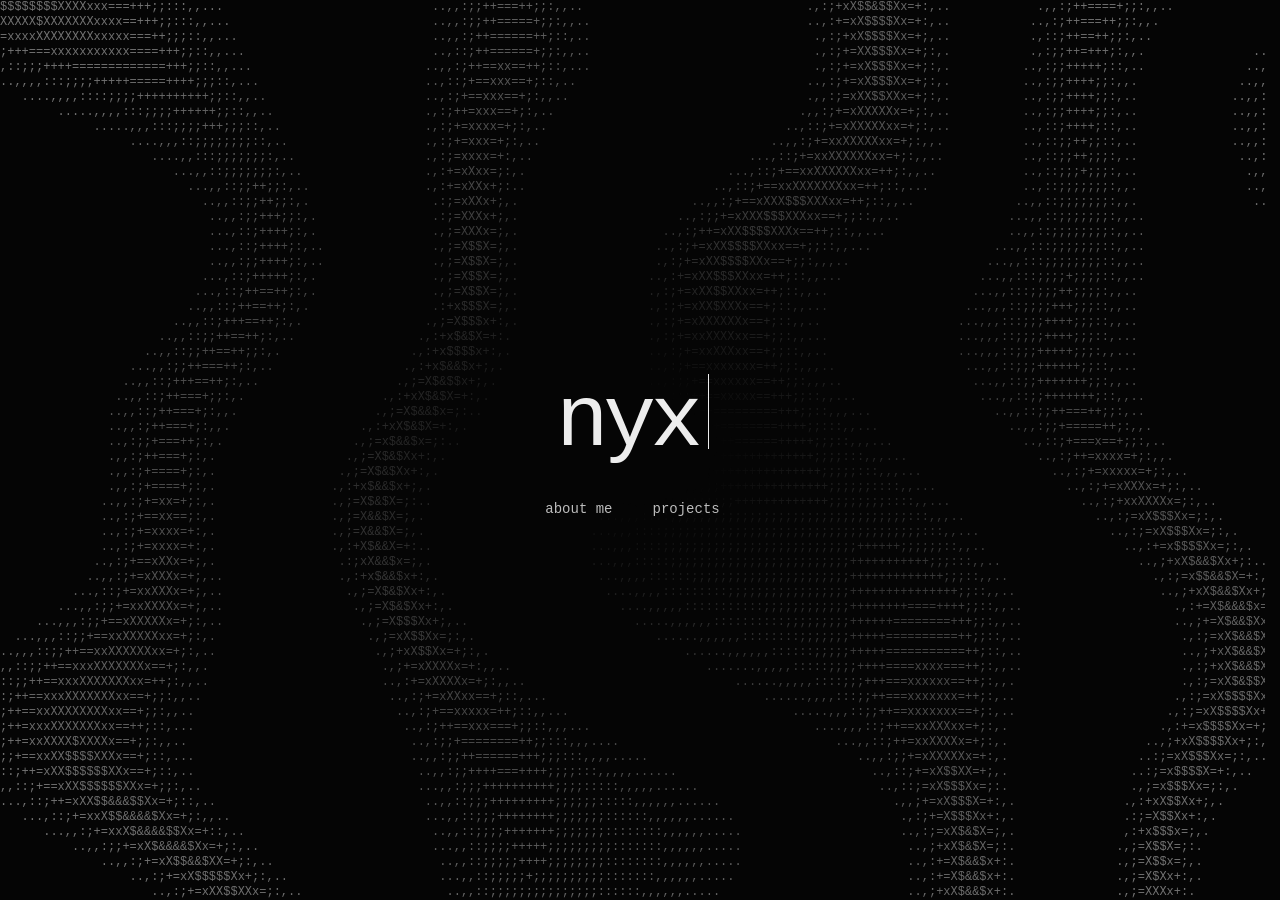
<file: index.html>
<!doctype html>
<html lang="pt-BR">
  <head>
    <meta charset="UTF-8" />
    <meta name="viewport" content="width=device-width, initial-scale=1" />
    <meta name="description" content="Portfólio de Lucas — nyx / whoslucaxs." />
    <meta name="theme-color" content="#050505" />
    <title>nyx / whoslucaxs</title>
    <link rel="canonical" href="https://whoslucaxs.xyz/" />
    <meta property="og:type" content="website" />
    <meta property="og:site_name" content="nyx / whoslucaxs" />
    <meta property="og:title" content="nyx / whoslucaxs" />
    <meta property="og:description" content="Lucas — Brazilian software developer. Games, cryptography, AI, automation, and embedded systems." />
    <meta property="og:url" content="https://whoslucaxs.xyz/" />
    <meta property="og:image" content="https://whoslucaxs.xyz/assets/share-banner.jpg" />
    <meta property="og:image:type" content="image/jpeg" />
    <meta property="og:image:width" content="1200" />
    <meta property="og:image:height" content="630" />
    <meta property="og:image:alt" content="nyx / whoslucaxs banner with a pixel art portrait and ASCII waves." />
    <meta name="twitter:card" content="summary_large_image" />
    <meta name="twitter:title" content="nyx / whoslucaxs" />
    <meta name="twitter:description" content="Lucas — Brazilian software developer. Games, cryptography, AI, automation, and embedded systems." />
    <meta name="twitter:image" content="https://whoslucaxs.xyz/assets/share-banner.jpg" />
    <meta name="twitter:image:alt" content="nyx / whoslucaxs banner with a pixel art portrait and ASCII waves." />
    <link rel="stylesheet" href="style.css?v=3" />
    <script src="script.js?v=3" defer></script>
  </head>
  <body>
    <pre id="waves" aria-hidden="true"></pre>
    <main>
      <h1 aria-label="nyx / whoslucaxs">
        <span id="name" aria-hidden="true">nyx</span>
      </h1>
      <nav class="home-links" aria-label="Main navigation">
        <a class="about-button" href="about.html">about me</a>
        <a class="about-button" href="projects.html">projects</a>
      </nav>
    </main>
  </body>
</html>
</file>
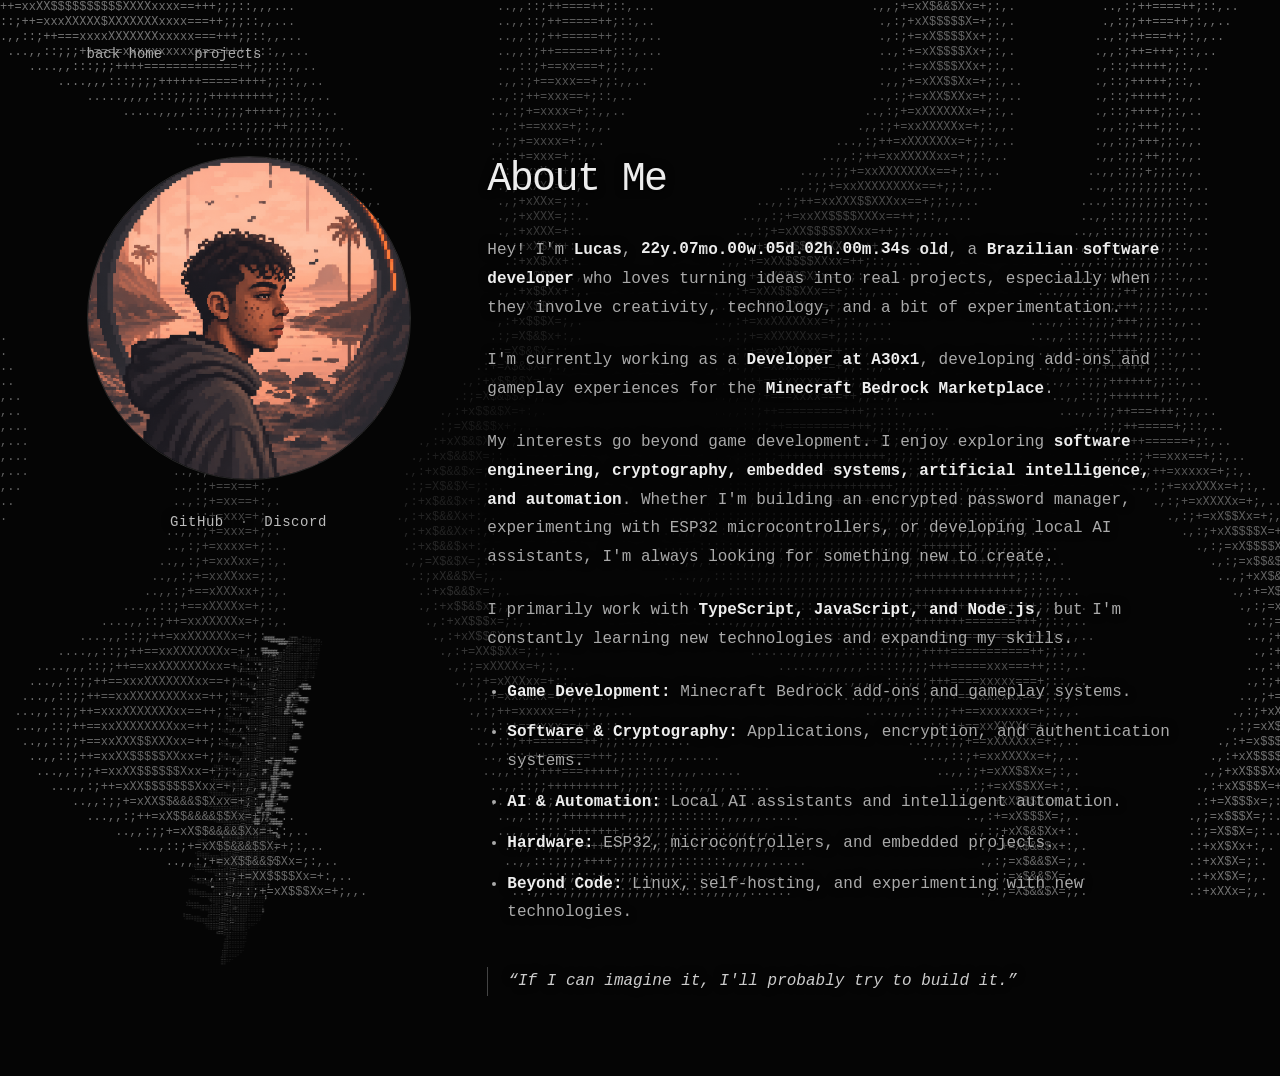
<file: about.html>
<!doctype html>
<html lang="en">
  <head>
    <meta charset="UTF-8" />
    <meta name="viewport" content="width=device-width, initial-scale=1" />
    <meta name="description" content="About Lucas, a Brazilian software developer working with games, software, cryptography, AI, and hardware." />
    <meta name="theme-color" content="#050505" />
    <title>About Me — nyx / whoslucaxs</title>
    <link rel="canonical" href="https://whoslucaxs.xyz/about.html" />
    <meta property="og:type" content="website" />
    <meta property="og:site_name" content="nyx / whoslucaxs" />
    <meta property="og:title" content="About Me — nyx / whoslucaxs" />
    <meta property="og:description" content="Meet Lucas, a Brazilian software developer building Minecraft experiences, software, AI assistants, and embedded projects." />
    <meta property="og:url" content="https://whoslucaxs.xyz/about.html" />
    <meta property="og:image" content="https://whoslucaxs.xyz/assets/share-banner.jpg" />
    <meta property="og:image:type" content="image/jpeg" />
    <meta property="og:image:width" content="1200" />
    <meta property="og:image:height" content="630" />
    <meta property="og:image:alt" content="nyx / whoslucaxs banner with a pixel art portrait and ASCII waves." />
    <meta name="twitter:card" content="summary_large_image" />
    <meta name="twitter:title" content="About Me — nyx / whoslucaxs" />
    <meta name="twitter:description" content="Meet Lucas, a Brazilian software developer building Minecraft experiences, software, AI assistants, and embedded projects." />
    <meta name="twitter:image" content="https://whoslucaxs.xyz/assets/share-banner.jpg" />
    <meta name="twitter:image:alt" content="nyx / whoslucaxs banner with a pixel art portrait and ASCII waves." />
    <link rel="stylesheet" href="style.css?v=14" />
    <script src="script.js?v=3" defer></script>
    <script src="age.js" defer></script>
    <script src="contacts.js" defer></script>
  </head>
  <body>
    <pre id="waves" aria-hidden="true"></pre>
    <nav class="about-nav" aria-label="Main navigation">
      <a href="index.html">back home</a>
      <a href="projects.html">projects</a>
    </nav>
    <main class="about-layout">
      <div class="profile">
        <div class="portrait">
          <img src="assets/portrait.png" width="1254" height="1254" alt="Pixel art portrait of Lucas by the sea at sunset." />
          <img class="portrait-ascii" src="assets/portrait-ascii.svg" width="600" height="600" alt="" aria-hidden="true" />
        </div>
        <nav class="social-links" aria-label="Find me online">
          <a href="https://github.com/whoslucaxs" target="_blank" rel="noopener noreferrer">GitHub</a>
          <span aria-hidden="true">·</span>
          <button id="discord-copy" type="button" aria-label="Copy Discord username: nygotte" title="Copy nygotte">Discord</button>
        </nav>
        <p id="contact-status" role="status"></p>

      </div>
      <article class="about-copy" aria-labelledby="about-title">
        <h1 id="about-title">About Me</h1>
        <p>Hey! I'm <strong>Lucas</strong>, <strong><span id="age" class="age" role="timer" aria-live="off">born April 30, 2004</span></strong>, a <strong>Brazilian software developer</strong> who loves turning ideas into real projects, especially when they involve creativity, technology, and a bit of experimentation.</p>
        <p>I'm currently working as a <strong>Developer at A30x1</strong>, developing add-ons and gameplay experiences for the <strong>Minecraft Bedrock Marketplace</strong>.</p>
        <p>My interests go beyond game development. I enjoy exploring <strong>software engineering, cryptography, embedded systems, artificial intelligence, and automation</strong>. Whether I'm building an encrypted password manager, experimenting with ESP32 microcontrollers, or developing local AI assistants, I'm always looking for something new to create.</p>
        <p>I primarily work with <strong>TypeScript, JavaScript, and Node.js</strong>, but I'm constantly learning new technologies and expanding my skills.</p>
        <ul>
          <li><strong>Game Development:</strong> Minecraft Bedrock add-ons and gameplay systems.</li>
          <li><strong>Software &amp; Cryptography:</strong> Applications, encryption, and authentication systems.</li>
          <li><strong>AI &amp; Automation:</strong> Local AI assistants and intelligent automation.</li>
          <li><strong>Hardware:</strong> ESP32, microcontrollers, and embedded projects.</li>
          <li><strong>Beyond Code:</strong> Linux, self-hosting, and experimenting with new technologies.</li>
        </ul>
        <blockquote><p><em>“If I can imagine it, I'll probably try to build it.”</em></p></blockquote>
      </article>
      <figure class="esp32">
        <a href="assets/esp32-s3-ascii.gif?v=3" target="_blank" rel="noopener" aria-label="View the ESP32-S3 ASCII animation at full size">
        <picture>
          <source media="(prefers-reduced-motion: reduce)" srcset="assets/esp32-s3-ascii.png?v=3" />
          <img src="assets/esp32-s3-ascii.gif?v=3" width="1440" height="1760" alt="Detailed ASCII rendering of a YD-ESP32-S3 development board rotating through 360 degrees." />
        </picture>
        </a>
      </figure>
    </main>
  </body>
</html>
</file>
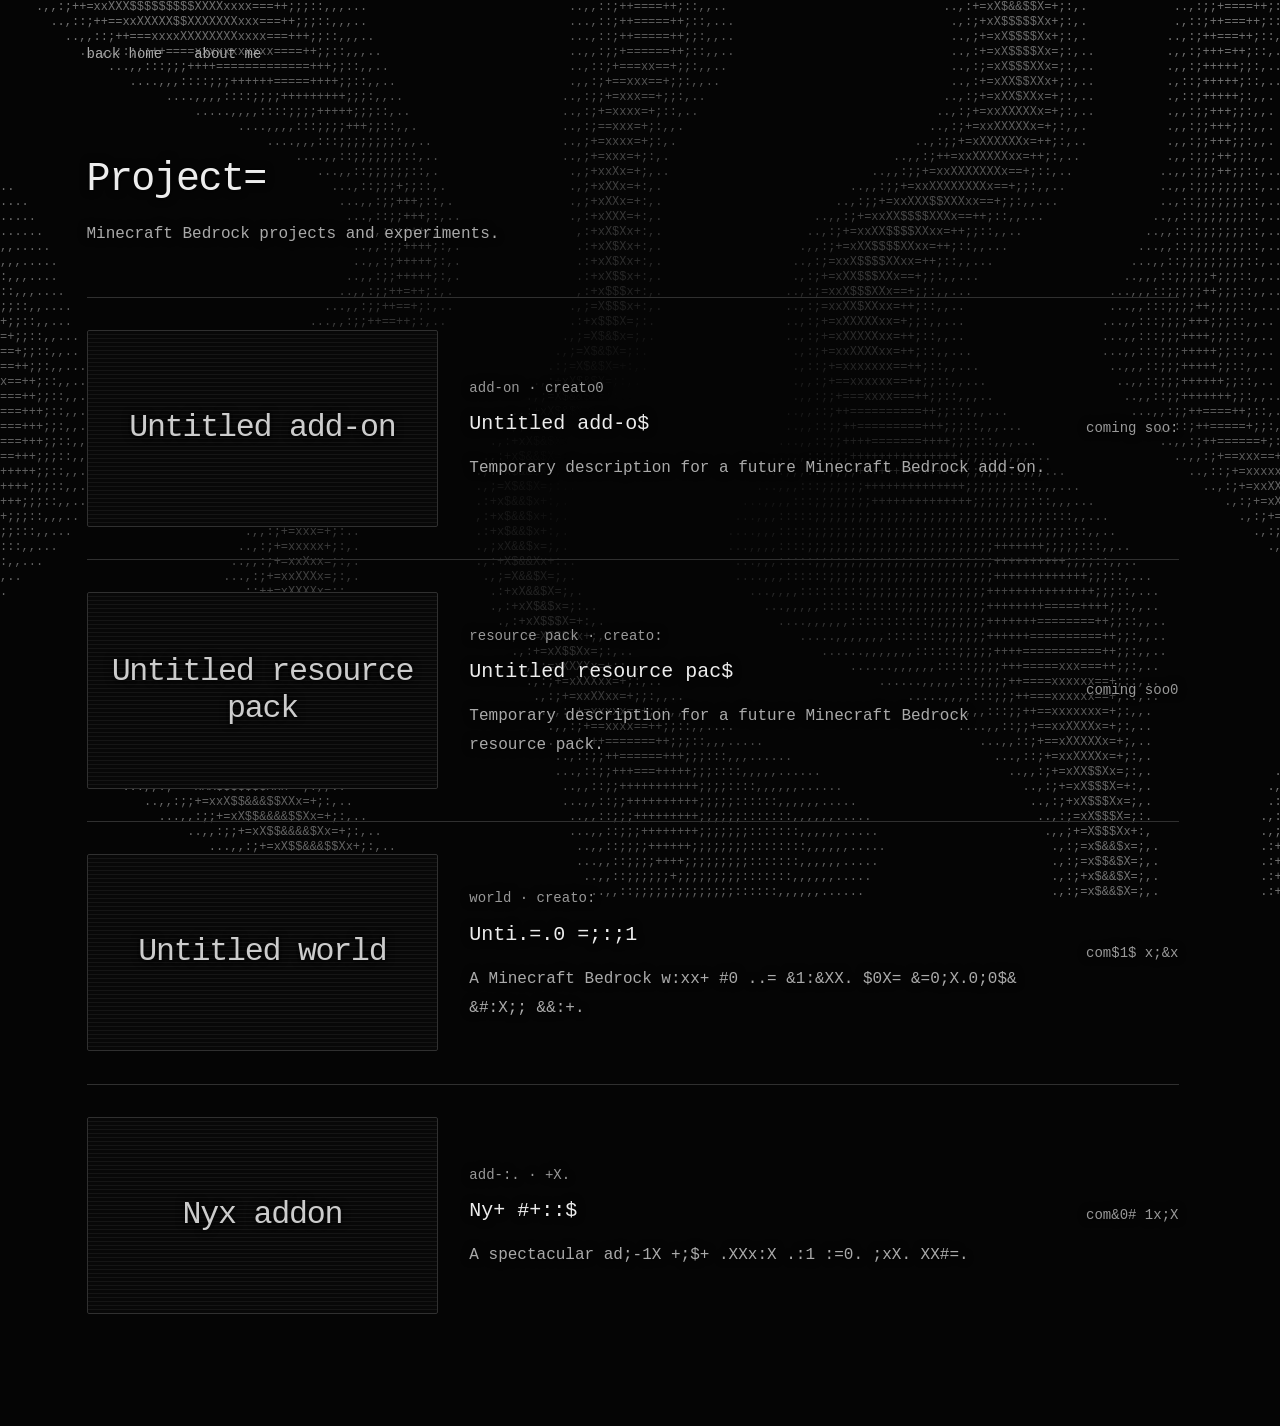
<file: projects.html>
<!doctype html>
<html lang="en">
  <head>
    <meta charset="UTF-8" />
    <meta name="viewport" content="width=device-width, initial-scale=1" />
    <meta name="description" content="Minecraft Bedrock projects and experiments by Lucas — nyx / whoslucaxs." />
    <meta name="theme-color" content="#050505" />
    <title>Projects — nyx / whoslucaxs</title>
    <link rel="canonical" href="https://whoslucaxs.xyz/projects.html" />
    <meta property="og:type" content="website" />
    <meta property="og:site_name" content="nyx / whoslucaxs" />
    <meta property="og:title" content="Projects — nyx / whoslucaxs" />
    <meta property="og:description" content="Minecraft Bedrock projects and experiments by Lucas — nyx / whoslucaxs." />
    <meta property="og:url" content="https://whoslucaxs.xyz/projects.html" />
    <meta property="og:image" content="https://whoslucaxs.xyz/assets/share-banner.jpg" />
    <meta property="og:image:type" content="image/jpeg" />
    <meta property="og:image:width" content="1200" />
    <meta property="og:image:height" content="630" />
    <meta property="og:image:alt" content="nyx / whoslucaxs banner with a pixel art portrait and ASCII waves." />
    <meta name="twitter:card" content="summary_large_image" />
    <meta name="twitter:title" content="Projects — nyx / whoslucaxs" />
    <meta name="twitter:description" content="Minecraft Bedrock projects and experiments by Lucas — nyx / whoslucaxs." />
    <meta name="twitter:image" content="https://whoslucaxs.xyz/assets/share-banner.jpg" />
    <meta name="twitter:image:alt" content="nyx / whoslucaxs banner with a pixel art portrait and ASCII waves." />
    <link rel="stylesheet" href="style.css?v=10" />
    <script src="script.js?v=3" defer></script>
    <script src="projects.js?v=3" defer></script>
  </head>
  <body>
    <pre id="waves" aria-hidden="true"></pre>
    <nav class="about-nav" aria-label="Main navigation">
      <a href="index.html">back home</a>
      <a href="about.html">about me</a>
    </nav>
    <main class="projects-layout about-copy">
      <h1>Projects</h1>
      <p class="projects-intro">Minecraft Bedrock projects and experiments.</p>
      <div class="project-list">
        <article class="project">
          <div class="project-media nyx-preview" role="img" aria-label="Untitled add-on placeholder with a continuous glitch effect.">
            <span aria-hidden="true" data-text="Untitled add-on">Untitled add-on</span>
          </div>
          <div class="project-content">
            <span class="project-status">add-on · creator</span>
            <h2>Untitled add-on</h2>
            <p>Temporary description for a future Minecraft Bedrock add-on.</p>
          </div>
          <span class="project-soon">coming soon</span>
        </article>
        <article class="project">
          <div class="project-media nyx-preview" role="img" aria-label="Untitled resource pack placeholder with a continuous glitch effect.">
            <span aria-hidden="true" data-text="Untitled resource pack">Untitled resource pack</span>
          </div>
          <div class="project-content">
            <span class="project-status">resource pack · creator</span>
            <h2>Untitled resource pack</h2>
            <p>Temporary description for a future Minecraft Bedrock resource pack.</p>
          </div>
          <span class="project-soon">coming soon</span>
        </article>
        <article class="project">
          <div class="project-media nyx-preview" role="img" aria-label="Untitled world placeholder with a continuous glitch effect.">
            <span aria-hidden="true" data-text="Untitled world">Untitled world</span>
          </div>
          <div class="project-content">
            <span class="project-status">world · creator</span>
            <h2>Untitled world</h2>
            <p>A Minecraft Bedrock world in the making. More information coming soon.</p>
          </div>
          <span class="project-soon">coming soon</span>
        </article>
        <article class="project">
          <div class="project-media nyx-preview" role="img" aria-label="Nyx add-on preview with a continuous glitch effect.">
            <span aria-hidden="true" data-text="Nyx addon">Nyx addon</span>
          </div>
          <div class="project-content">
            <span class="project-status">add-on · nyx</span>
            <h2>Nyx addon</h2>
            <p>A spectacular add-on that brings Nyx into your game.</p>
          </div>
          <span class="project-soon">coming soon</span>
        </article>
      </div>
    </main>
  </body>
</html>
</file>
<file: style.css>
:root {
  color-scheme: dark;
  background: #050505;
  color: #ededed;
  font-family: "Courier New", monospace;
  scrollbar-gutter: stable;
}

@view-transition {
  navigation: auto;
}

::view-transition-group(root),
::view-transition-old(root),
::view-transition-new(root) {
  animation: none;
}

::view-transition-old(root) { display: none; }
::view-transition-new(root) { mix-blend-mode: normal; }

* { box-sizing: border-box; }

body { margin: 0; }

#waves {
  position: fixed;
  inset: 0;
  margin: 0;
  overflow: hidden;
  color: #737373;
  font: 12px / 15px "Courier New", monospace;
  letter-spacing: 0;
  user-select: none;
  pointer-events: none;
  mask-image: radial-gradient(ellipse at center, transparent 8%, #0009 45%, #000 85%);
}

main {
  position: relative;
  display: grid;
  min-height: 100svh;
  place-items: center;
  align-content: center;
  gap: 0.75rem;
  padding: 1.5rem;
}

h1 {
  display: grid;
  min-width: 10ch;
  margin: 0;
  font-size: clamp(2rem, 7vw, 5.5rem);
  font-weight: 400;
  line-height: 1.2;
  letter-spacing: -0.065em;
}

#name {
  text-align: center;
}

.home-links {
  display: flex;
  flex-wrap: wrap;
  justify-content: center;
}

.about-button {
  display: inline-flex;
  align-items: center;
  min-height: 44px;
  padding: 0.65rem 1.25rem;
  border: 0;
  background: none;
  color: #bcbcbc;
  font: inherit;
  font-size: 0.875rem;
  text-decoration: none;
  cursor: pointer;
}

.about-button:hover {
  color: #ededed;
}

a:focus-visible, button:focus-visible {
  outline: 2px solid #ededed;
  outline-offset: 4px;
}

.about-nav {
  position: relative;
  display: flex;
  flex-wrap: wrap;
  gap: 2rem;
  max-width: 1140px;
  margin: 0 auto;
  padding: 2rem 1.5rem;
}

.about-nav a {
  display: inline-flex;
  align-items: center;
  min-height: 44px;
  color: #aaa;
  font-size: 0.875rem;
  text-decoration: none;
}

.about-nav a:hover { color: #ededed; }

.profile { grid-area: profile; width: 100%; }

.esp32 {
  grid-area: board;
  width: 100%;
  margin: 2rem 0 0;
  color: #aaa;
  text-align: center;
}

.esp32 img {
  display: block;
  width: 100%;
  height: auto;
  margin: 0 auto;
  mix-blend-mode: lighten;
  user-select: none;
}

.social-links {
  display: flex;
  flex-wrap: wrap;
  align-items: center;
  justify-content: center;
  gap: 1rem;
  margin-top: 1.25rem;
  color: #737373;
  font-size: 0.875rem;
  text-shadow: 0 1px 3px #050505, 0 0 8px #050505;
}

.social-links a, .social-links button {
  display: inline-flex;
  align-items: center;
  min-height: 44px;
  padding: 0;
  border: 0;
  background: none;
  color: #bcbcbc;
  font: inherit;
  letter-spacing: 0.04em;
  text-decoration: none;
  cursor: pointer;
}

.social-links a:hover, .social-links button:hover { color: #ededed; }

#contact-status {
  min-height: 1.5em;
  margin: 0.25rem 0 0;
  color: #aaa;
  font-size: 0.75rem;
  text-align: center;
}

.about-layout {
  grid-template-columns: minmax(0, 0.75fr) minmax(0, 1.6fr);
  grid-template-areas: "profile copy" "board copy";
  grid-template-rows: auto 1fr;
  row-gap: 0;
  align-items: start;
  align-content: start;
  column-gap: clamp(2.5rem, 6vw, 5rem);
  max-width: 1140px;
  min-height: auto;
  margin: 0 auto;
  padding: 3rem 1.5rem 5rem;
}

.portrait {
  position: relative;
  display: block;
  width: 100%;
  aspect-ratio: 1;
  overflow: hidden;
  border: 1px solid #282828;
  border-radius: 50%;
}

.portrait img {
  display: block;
  width: 100%;
  height: 100%;
  object-fit: cover;
}

.portrait .portrait-ascii {
  position: absolute;
  inset: 0;
  opacity: 0;
  animation: portrait-ascii 12s steps(1) infinite;
}

.portrait::before, .portrait::after {
  content: "";
  position: absolute;
  inset: 0;
  background: url("assets/portrait.png") center / cover;
  opacity: 0;
  pointer-events: none;
  animation: portrait-glitch 12s steps(1) infinite;
}

.portrait::before {
  clip-path: polygon(0 18%, 100% 18%, 100% 30%, 0 30%, 0 55%, 100% 55%, 100% 62%, 0 62%);
  filter: hue-rotate(160deg) saturate(1.5);
}

.portrait::after {
  clip-path: polygon(0 35%, 100% 35%, 100% 44%, 0 44%, 0 72%, 100% 72%, 100% 80%, 0 80%);
  filter: hue-rotate(-80deg) saturate(1.5);
  animation-direction: reverse;
}

@keyframes portrait-ascii {
  0%, 75%, 100% { opacity: 0; }
  25% { opacity: 1; }
}

@keyframes portrait-glitch {
  0%, 26%, 76%, 100% { opacity: 0; transform: translateX(0); }
  24%, 74% { opacity: 0.9; transform: translateX(9px); }
  24.6%, 74.6% { opacity: 0.75; transform: translateX(-7px); }
  25.2%, 75.2% { opacity: 0.9; transform: translateX(5px); }
  25.7%, 75.7% { opacity: 0; transform: translateX(0); }
}

.about-copy {
  grid-area: copy;
  min-width: 0;
  color: #aaa;
  font-size: 1rem;
  line-height: 1.8;
  text-shadow: 0 1px 3px #050505, 0 0 8px #050505;
}

.about-copy h1 {
  display: block;
  min-width: 0;
  margin-bottom: 2rem;
  color: #ededed;
  font-size: clamp(1.75rem, 4vw, 2.5rem);
  letter-spacing: -0.04em;
}

.about-copy p { margin: 0 0 1.5rem; }
.about-copy strong { color: #ededed; }
.age { font-variant-numeric: tabular-nums; overflow-wrap: anywhere; }

.age-digit {
  display: inline-block;
  position: relative;
  width: 1ch;
  height: 1.2em;
  overflow: hidden;
  line-height: 1.2;
  vertical-align: -0.3em;
}

.age-in, .age-out {
  position: absolute;
  inset: 0;
  animation-duration: 320ms;
  animation-timing-function: cubic-bezier(0.22, 0.7, 0.3, 1);
  animation-fill-mode: both;
}

.age-in { animation-name: digit-in; }
.age-out { animation-name: digit-out; }

@keyframes digit-in {
  from { transform: translateY(-100%); }
  to { transform: translateY(0); }
}

@keyframes digit-out {
  from { transform: translateY(0); }
  to { transform: translateY(100%); }
}

.about-copy ul { padding-left: 1.25rem; }
.about-copy li { margin-bottom: 0.75rem; }

.about-copy blockquote {
  margin: 2.5rem 0 0;
  padding-left: 1.25rem;
  border-left: 1px solid #444;
  color: #ccc;
}

.about-copy blockquote p { margin: 0; }

.projects-layout {
  display: block;
  max-width: 1140px;
  min-height: auto;
  margin: 0 auto;
  padding: 3rem 1.5rem 5rem;
}

.projects-layout h1 { margin-bottom: 1rem; }
.projects-intro { color: #aaa; }
.project-list { margin-top: 3rem; }

.project {
  display: grid;
  grid-template-columns: minmax(0, 0.9fr) minmax(0, 1.5fr) auto;
  align-items: center;
  gap: 2rem;
  padding: 2rem 0;
  border-top: 1px solid #303030;
}

.project h2 {
  margin: 0.25rem 0 0;
  color: #ededed;
  font-size: 1.25rem;
  font-weight: 400;
}

.project p { margin: 0; }
.project-content p { margin-top: 0.75rem; }

.project-media {
  display: block;
  position: relative;
  width: 100%;
  aspect-ratio: 16 / 9;
  overflow: hidden;
  border: 1px solid #303030;
  border-radius: 2px;
}

.project-banner, .project-ascii {
  display: block;
  width: 100%;
  height: 100%;
  object-fit: cover;
}

.project-ascii { position: absolute; inset: 0; opacity: 0; pointer-events: none; }
.project-media.is-loading .project-banner { opacity: 0; }
.project-media.is-loading .project-ascii { opacity: 1; }
.project-media.is-loaded .project-ascii { animation: banner-ascii 650ms steps(1) forwards; }
.project-banner.is-loaded { animation: banner-load 350ms steps(1) 200ms forwards; }

@keyframes banner-ascii {
  0%, 35% { opacity: 1; transform: none; }
  45% { opacity: 0.7; transform: translateX(-5px); }
  52% { opacity: 1; transform: translateX(4px); }
  62% { opacity: 0.35; transform: translateX(-2px); }
  75%, 100% { opacity: 0; transform: none; }
}

@keyframes banner-load {
  0%, 18% { transform: translateX(-5px); clip-path: inset(8% 0 16%); filter: hue-rotate(80deg); }
  9%, 35% { transform: translateX(6px); clip-path: inset(22% 0 4%); filter: hue-rotate(-60deg); }
  27%, 54% { transform: translateX(-3px); clip-path: inset(0 0 30%); filter: contrast(1.3); }
  45%, 72%, 100% { transform: none; clip-path: inset(0); filter: none; }
  63% { transform: translateX(3px); clip-path: inset(14% 0 0); filter: hue-rotate(35deg); }
}

.sr-only {
  position: absolute;
  width: 1px;
  height: 1px;
  overflow: hidden;
  clip-path: inset(50%);
  white-space: nowrap;
}

.nyx-preview {
  display: grid;
  place-items: center;
  container-type: inline-size;
  min-width: 0;
  padding: 1rem;
  background: repeating-linear-gradient(0deg, #080808 0 3px, #151515 3px 4px);
}

.nyx-preview span {
  position: relative;
  max-width: 100%;
  overflow-wrap: anywhere;
  text-align: center;
  color: #ccc;
  font-size: clamp(0.625rem, 10cqw, 2.5rem);
  line-height: 1.15;
  letter-spacing: -0.04em;
}

.nyx-preview span::before, .nyx-preview span::after {
  content: attr(data-text);
  position: absolute;
  inset: 0;
  color: #ededed;
  clip-path: inset(18% 0 57%);
  pointer-events: none;
  opacity: 0;
  animation: nyx-slice 2.2s steps(1) infinite;
}

.nyx-preview span::after {
  color: #777;
  clip-path: inset(60% 0 15%);
  animation-duration: 3.1s;
  animation-direction: reverse;
}

@keyframes nyx-slice {
  0%, 14%, 45%, 74%, 100% { opacity: 0; transform: none; }
  8%, 41% { opacity: 1; transform: translateX(-6px); }
  10%, 43% { opacity: 1; transform: translateX(5px); }
  68% { opacity: 1; transform: translateX(-4px) skewX(8deg); }
  71% { opacity: 1; transform: translateX(3px); }
}

.project-status, .project-link, .project-soon { color: #999; font-size: 0.875rem; }

.project-link, .project-soon {
  display: inline-flex;
  align-items: center;
  min-height: 44px;
  text-decoration: none;
  text-underline-offset: 0.3em;
}

.project-link:hover { color: #ededed; text-decoration: underline; }

@media (max-width: 760px) {
  .about-layout {
    grid-template-columns: 1fr;
    grid-template-areas: "profile" "copy" "board";
    grid-template-rows: auto;
    row-gap: 2.5rem;
    padding-top: 1rem;
  }

  .profile { max-width: 220px; }
  .esp32 { max-width: 320px; margin-top: 0; }
  .projects-layout { padding-top: 1rem; }
  .project { grid-template-columns: 1fr; gap: 1rem; }
}

#name::after {
  content: "";
  display: inline-block;
  width: 1px;
  height: 0.85em;
  margin-left: 0.12em;
  background: currentColor;
  vertical-align: -0.04em;
  animation: blink 1s steps(1) infinite;
}

@keyframes blink {
  50% { opacity: 0; }
}

@media (prefers-reduced-motion: reduce) {
  #name::after { animation: none; }
  .age-in, .age-out { animation-duration: 0s; }
  .portrait .portrait-ascii { animation: none; }
  .portrait::before, .portrait::after { animation: none; }
  .project-banner.is-loaded { animation: none; }
  .project-media .project-ascii { display: none; }
  .project-media.is-loading .project-banner { opacity: 1; }
  .nyx-preview span::before, .nyx-preview span::after { animation: none; }
}
</file>
